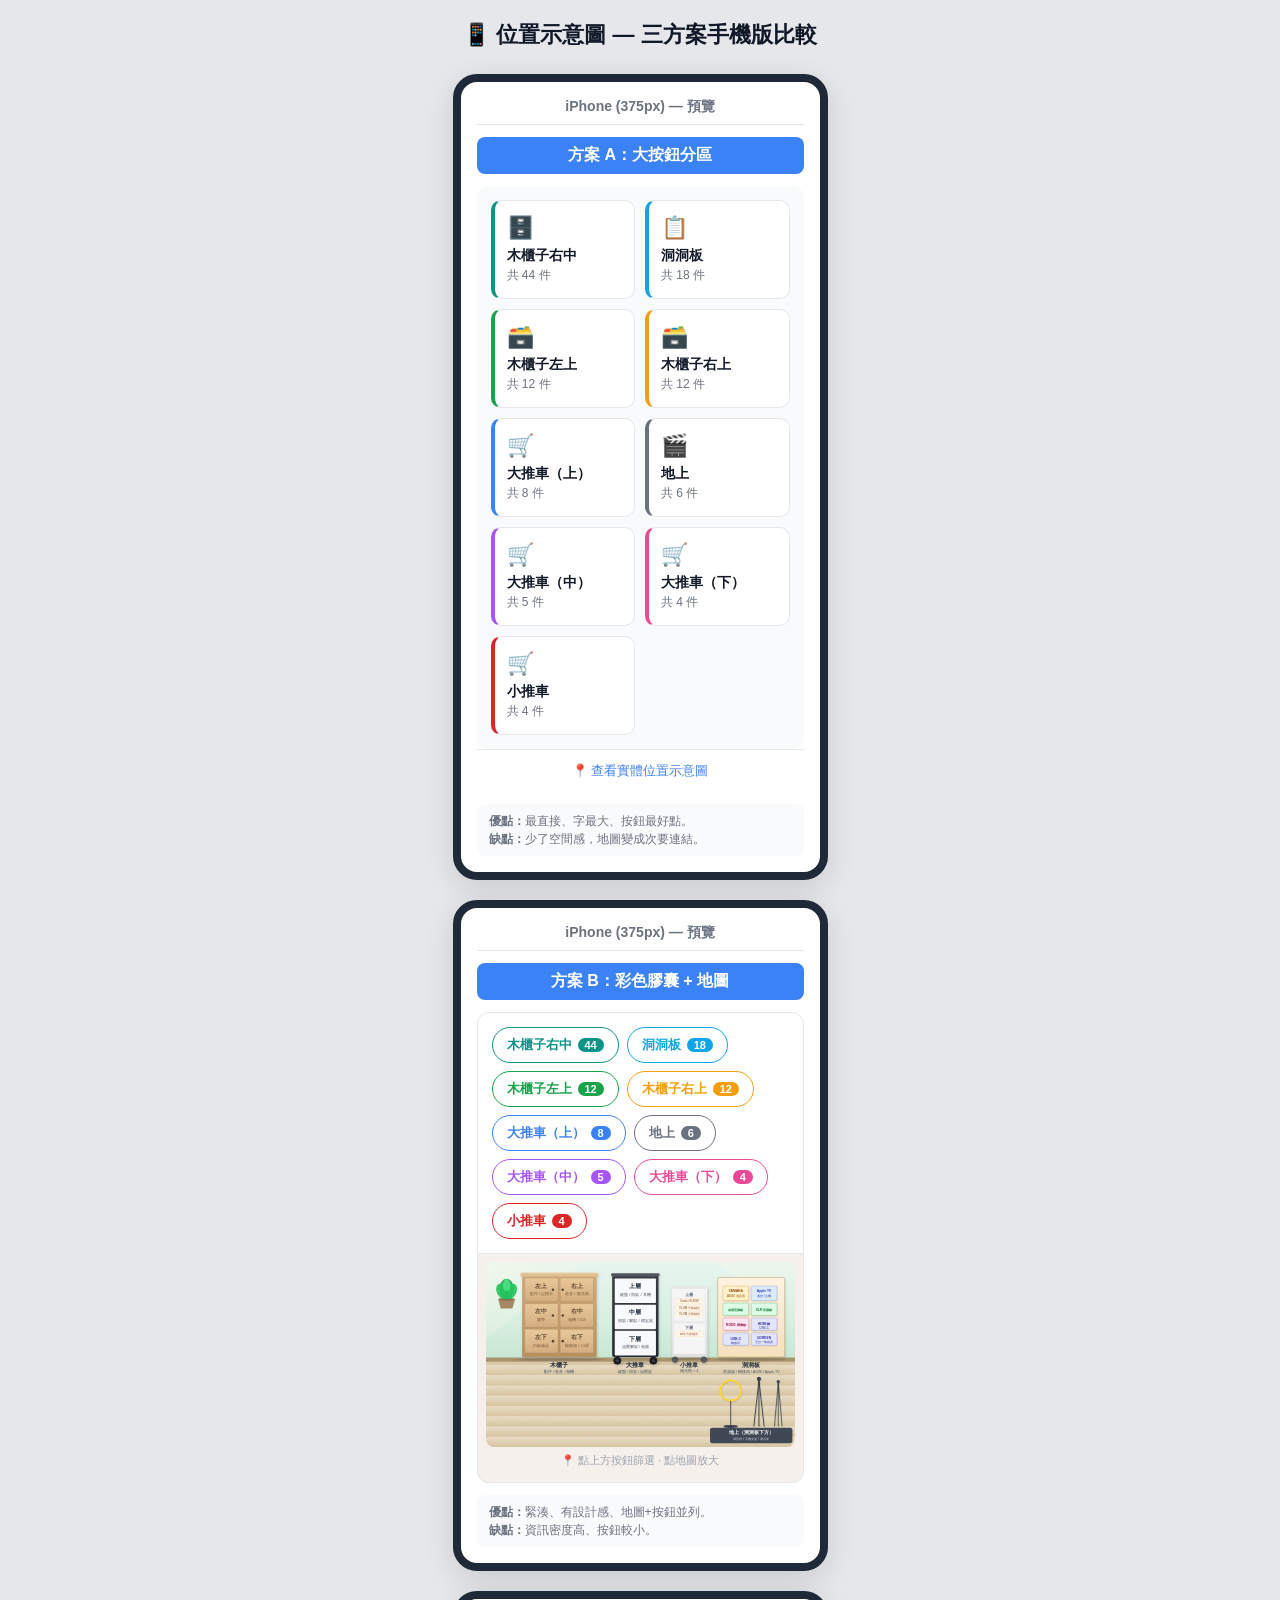
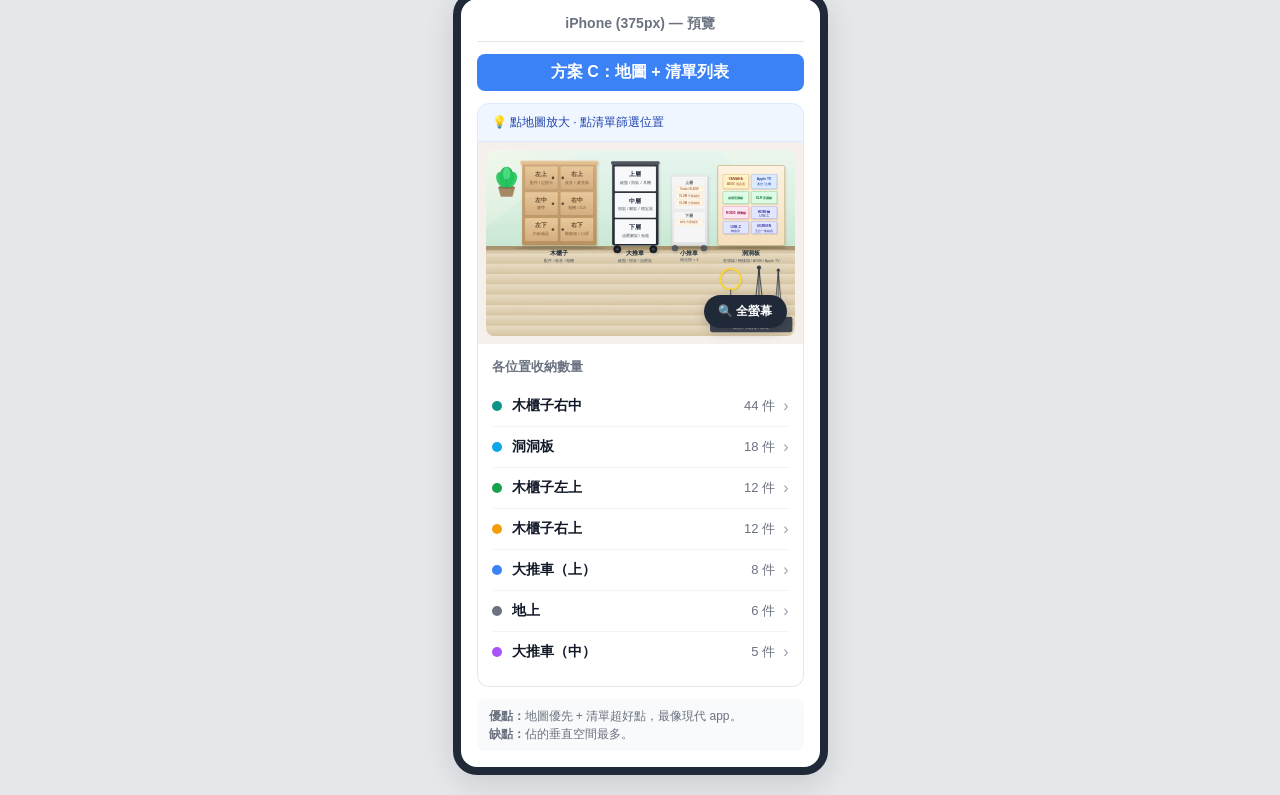
<file: mockups.html>
<!DOCTYPE html>
<html lang="zh-Hant">
<head>
<meta charset="UTF-8" />
<meta name="viewport" content="width=device-width, initial-scale=1.0" />
<title>位置示意圖 — 三方案比較</title>
<style>
  * { box-sizing: border-box; }
  body { margin: 0; font-family: -apple-system, 'PingFang TC', 'Noto Sans TC', sans-serif; background: #e5e7eb; padding: 20px; }
  h1 { text-align: center; margin: 0 0 24px 0; font-size: 22px; color: #111827; }
  .row { display: flex; gap: 20px; justify-content: center; flex-wrap: wrap; }
  .phone {
    width: 375px;
    background: white;
    border-radius: 24px;
    padding: 16px;
    box-shadow: 0 8px 30px rgba(0,0,0,0.12);
    border: 8px solid #1f2937;
  }
  .phone-header { font-size: 14px; font-weight: 700; color: #6b7280; text-align: center; padding-bottom: 8px; border-bottom: 1px solid #e5e7eb; margin-bottom: 12px; }
  h2 { background: #3b82f6; color: white; padding: 8px 14px; border-radius: 8px; margin: 0 0 12px 0; font-size: 16px; text-align: center; }
  .desc { font-size: 12px; color: #6b7280; line-height: 1.5; padding: 8px 12px; background: #f9fafb; border-radius: 8px; margin-top: 12px; }

  /* ===== A: 大按鈕分區 ===== */
  .a-grid { display:grid; grid-template-columns: 1fr 1fr; gap:10px; padding:14px; background:#f9fafb; border-radius:12px; }
  .a-zone { background:white; border:1px solid #e5e7eb; border-left:4px solid var(--c); border-radius:10px; padding:14px 12px; }
  .a-icon { font-size:22px; margin-bottom:6px; display:block; }
  .a-name { font-size:14px; font-weight:700; color:#111827; margin-bottom:2px; }
  .a-count { font-size:12px; color:#6b7280; }
  .a-link { text-align:center; padding:12px; border-top:1px solid #e5e7eb; background:#fff; font-size:13px; color:#3b82f6; border-radius: 0 0 12px 12px; }

  /* ===== B: 彩色膠囊 + 地圖 ===== */
  .b-zones { display:flex; flex-wrap:wrap; gap:8px; padding:14px; background:#fff; border:1px solid #e5e7eb; border-radius:12px 12px 0 0; }
  .b-pill { background:white; border:1.5px solid var(--c); color:var(--c); border-radius:999px; padding:8px 14px; font-size:13px; font-weight:600; display:inline-flex; align-items:center; cursor:pointer; }
  .b-pill .num { background:var(--c); color:white; padding:1px 7px; border-radius:999px; margin-left:6px; font-size:11px; font-weight:700; }
  .b-map { padding:8px; background:#f5f0eb; border:1px solid #e5e7eb; border-top:none; border-radius:0 0 12px 12px; }
  .b-map img { width:100%; height:auto; display:block; border-radius:8px; }
  .b-note { text-align:center; font-size:11px; color:#9ca3af; padding:6px; }

  /* ===== C: 地圖 + 清單 ===== */
  .c-banner { background:#eff6ff; border:1px solid #dbeafe; border-radius:12px 12px 0 0; padding:10px 14px; font-size:12px; color:#1e40af; }
  .c-mapbox { padding:8px; background:#f5f0eb; position:relative; border-left:1px solid #e5e7eb; border-right:1px solid #e5e7eb; }
  .c-mapbox img { width:100%; height:auto; display:block; border-radius:8px; }
  .c-fab { position:absolute; bottom:16px; right:16px; background:#1f2937; color:white; padding:8px 14px; border-radius:999px; font-size:12px; font-weight:600; box-shadow:0 4px 12px rgba(0,0,0,0.2); }
  .c-list { padding:14px; background:white; border:1px solid #e5e7eb; border-top:none; border-radius:0 0 12px 12px; }
  .c-list h3 { margin:0 0 10px 0; font-size:13px; color:#6b7280; font-weight:600; }
  .c-row { display:flex; align-items:center; padding:11px 0; border-bottom:1px solid #f3f4f6; cursor:pointer; }
  .c-row:last-child { border:none; }
  .c-dot { width:10px; height:10px; border-radius:50%; background:var(--c); margin-right:10px; flex-shrink:0; }
  .c-name { flex:1; font-size:14px; font-weight:600; color:#111827; }
  .c-num { font-size:13px; color:#6b7280; margin-right:8px; }
  .c-arrow { color:#9ca3af; }

  @media (max-width: 1280px) {
    .row { flex-direction: column; align-items: center; }
  }
</style>
</head>
<body>

<h1>📱 位置示意圖 — 三方案手機版比較</h1>

<div class="row">

  <!-- ===== A ===== -->
  <div class="phone">
    <div class="phone-header">iPhone (375px) — 預覽</div>
    <h2>方案 A：大按鈕分區</h2>
    <div class="a-grid">
      <div class="a-zone" style="--c:#0d9488"><span class="a-icon">🗄️</span><div class="a-name">木櫃子右中</div><div class="a-count">共 44 件</div></div>
      <div class="a-zone" style="--c:#0ea5e9"><span class="a-icon">📋</span><div class="a-name">洞洞板</div><div class="a-count">共 18 件</div></div>
      <div class="a-zone" style="--c:#16a34a"><span class="a-icon">🗃️</span><div class="a-name">木櫃子左上</div><div class="a-count">共 12 件</div></div>
      <div class="a-zone" style="--c:#f59e0b"><span class="a-icon">🗃️</span><div class="a-name">木櫃子右上</div><div class="a-count">共 12 件</div></div>
      <div class="a-zone" style="--c:#3b82f6"><span class="a-icon">🛒</span><div class="a-name">大推車（上）</div><div class="a-count">共 8 件</div></div>
      <div class="a-zone" style="--c:#6b7280"><span class="a-icon">🎬</span><div class="a-name">地上</div><div class="a-count">共 6 件</div></div>
      <div class="a-zone" style="--c:#a855f7"><span class="a-icon">🛒</span><div class="a-name">大推車（中）</div><div class="a-count">共 5 件</div></div>
      <div class="a-zone" style="--c:#ec4899"><span class="a-icon">🛒</span><div class="a-name">大推車（下）</div><div class="a-count">共 4 件</div></div>
      <div class="a-zone" style="--c:#dc2626"><span class="a-icon">🛒</span><div class="a-name">小推車</div><div class="a-count">共 4 件</div></div>
    </div>
    <div class="a-link">📍 查看實體位置示意圖</div>
    <div class="desc"><strong>優點：</strong>最直接、字最大、按鈕最好點。<br><strong>缺點：</strong>少了空間感，地圖變成次要連結。</div>
  </div>

  <!-- ===== B ===== -->
  <div class="phone">
    <div class="phone-header">iPhone (375px) — 預覽</div>
    <h2>方案 B：彩色膠囊 + 地圖</h2>
    <div class="b-zones">
      <button class="b-pill" style="--c:#0d9488">木櫃子右中<span class="num">44</span></button>
      <button class="b-pill" style="--c:#0ea5e9">洞洞板<span class="num">18</span></button>
      <button class="b-pill" style="--c:#16a34a">木櫃子左上<span class="num">12</span></button>
      <button class="b-pill" style="--c:#f59e0b">木櫃子右上<span class="num">12</span></button>
      <button class="b-pill" style="--c:#3b82f6">大推車（上）<span class="num">8</span></button>
      <button class="b-pill" style="--c:#6b7280">地上<span class="num">6</span></button>
      <button class="b-pill" style="--c:#a855f7">大推車（中）<span class="num">5</span></button>
      <button class="b-pill" style="--c:#ec4899">大推車（下）<span class="num">4</span></button>
      <button class="b-pill" style="--c:#dc2626">小推車<span class="num">4</span></button>
    </div>
    <div class="b-map">
      <img src="./location-map.svg" alt="位置示意圖" />
      <div class="b-note">📍 點上方按鈕篩選 · 點地圖放大</div>
    </div>
    <div class="desc"><strong>優點：</strong>緊湊、有設計感、地圖+按鈕並列。<br><strong>缺點：</strong>資訊密度高、按鈕較小。</div>
  </div>

  <!-- ===== C ===== -->
  <div class="phone">
    <div class="phone-header">iPhone (375px) — 預覽</div>
    <h2>方案 C：地圖 + 清單列表</h2>
    <div class="c-banner">💡 點地圖放大 · 點清單篩選位置</div>
    <div class="c-mapbox">
      <img src="./location-map.svg" alt="位置示意圖" />
      <div class="c-fab">🔍 全螢幕</div>
    </div>
    <div class="c-list">
      <h3>各位置收納數量</h3>
      <div class="c-row" style="--c:#0d9488"><div class="c-dot"></div><div class="c-name">木櫃子右中</div><div class="c-num">44 件</div><div class="c-arrow">›</div></div>
      <div class="c-row" style="--c:#0ea5e9"><div class="c-dot"></div><div class="c-name">洞洞板</div><div class="c-num">18 件</div><div class="c-arrow">›</div></div>
      <div class="c-row" style="--c:#16a34a"><div class="c-dot"></div><div class="c-name">木櫃子左上</div><div class="c-num">12 件</div><div class="c-arrow">›</div></div>
      <div class="c-row" style="--c:#f59e0b"><div class="c-dot"></div><div class="c-name">木櫃子右上</div><div class="c-num">12 件</div><div class="c-arrow">›</div></div>
      <div class="c-row" style="--c:#3b82f6"><div class="c-dot"></div><div class="c-name">大推車（上）</div><div class="c-num">8 件</div><div class="c-arrow">›</div></div>
      <div class="c-row" style="--c:#6b7280"><div class="c-dot"></div><div class="c-name">地上</div><div class="c-num">6 件</div><div class="c-arrow">›</div></div>
      <div class="c-row" style="--c:#a855f7"><div class="c-dot"></div><div class="c-name">大推車（中）</div><div class="c-num">5 件</div><div class="c-arrow">›</div></div>
    </div>
    <div class="desc"><strong>優點：</strong>地圖優先 + 清單超好點，最像現代 app。<br><strong>缺點：</strong>佔的垂直空間最多。</div>
  </div>

</div>

</body>
</html>
</file>
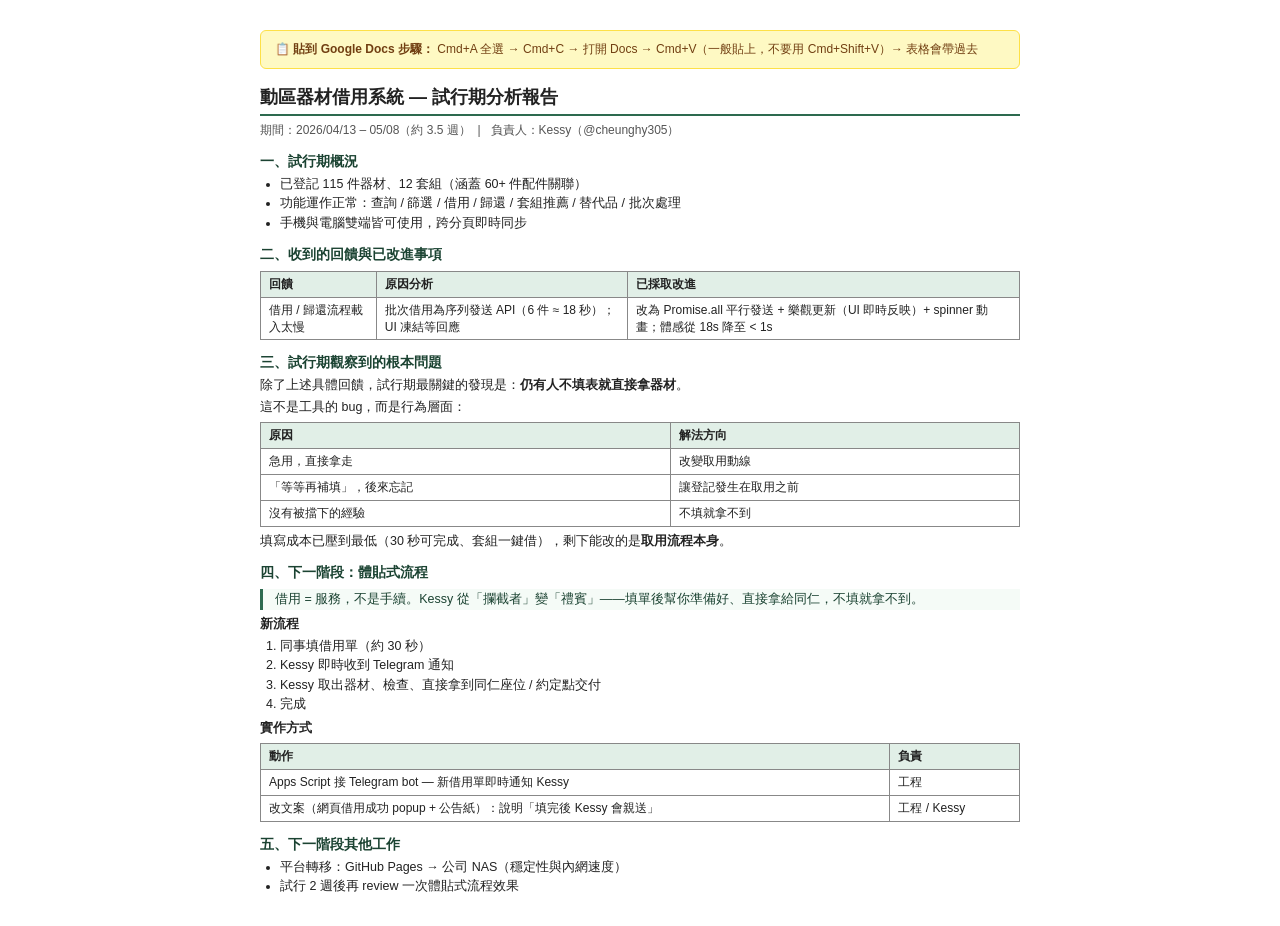
<file: report.html>
<!DOCTYPE html>
<html lang="zh-Hant">
<head>
<meta charset="UTF-8">
<title>動區器材借用系統 — 試行期分析報告</title>
<style>
  @page { size: A4; margin: 18mm; }
  body { font-family: 'Helvetica Neue', Arial, 'PingFang TC', sans-serif; max-width: 760px; margin: 30px auto; padding: 0 24px; color: #222; line-height: 1.4; font-size: 12.5px; }
  h1 { font-size: 18px; border-bottom: 2px solid #2d6a4f; padding-bottom: 4px; margin: 0 0 6px; }
  h2 { font-size: 13.5px; color: #1b4332; margin: 14px 0 4px; }
  table { border-collapse: collapse; width: 100%; margin: 6px 0; font-size: 12px; }
  th, td { border: 1px solid #888; padding: 4px 8px; text-align: left; vertical-align: top; }
  th { background: #e1efe7; font-weight: 700; }
  ul, ol { margin: 4px 0 6px 20px; padding: 0; }
  li { margin-bottom: 2px; }
  p { margin: 4px 0; }
  .meta { color: #555; margin-bottom: 12px; font-size: 12px; }
  hr { border: none; border-top: 1px solid #ccc; margin: 10px 0; }
  blockquote { border-left: 3px solid #2d6a4f; margin: 6px 0; padding: 2px 12px; background: #f5fbf7; color: #1b4332; font-size: 12.5px; }
  .instructions {
    background: #fef9c3; border: 1px solid #fde047; padding: 10px 14px;
    border-radius: 6px; margin: 16px 0; font-size: 12px; color: #713f12;
  }
  @media print { .instructions { display: none; } body { margin: 0; padding: 0; } }
</style>
</head>
<body>

<div class="instructions">
  <strong>📋 貼到 Google Docs 步驟：</strong>
  Cmd+A 全選 → Cmd+C → 打開 Docs → Cmd+V（一般貼上，不要用 Cmd+Shift+V）→ 表格會帶過去
</div>

<h1>動區器材借用系統 — 試行期分析報告</h1>

<p class="meta">期間：2026/04/13 – 05/08（約 3.5 週）&nbsp; | &nbsp; 負責人：Kessy（@cheunghy305）</p>

<h2>一、試行期概況</h2>
<ul>
  <li>已登記 115 件器材、12 套組（涵蓋 60+ 件配件關聯）</li>
  <li>功能運作正常：查詢 / 篩選 / 借用 / 歸還 / 套組推薦 / 替代品 / 批次處理</li>
  <li>手機與電腦雙端皆可使用，跨分頁即時同步</li>
</ul>

<h2>二、收到的回饋與已改進事項</h2>

<table>
  <thead>
    <tr><th>回饋</th><th>原因分析</th><th>已採取改進</th></tr>
  </thead>
  <tbody>
    <tr>
      <td>借用 / 歸還流程載入太慢</td>
      <td>批次借用為序列發送 API（6 件 ≈ 18 秒）；UI 凍結等回應</td>
      <td>改為 Promise.all 平行發送 + 樂觀更新（UI 即時反映）+ spinner 動畫；體感從 18s 降至 &lt; 1s</td>
    </tr>
  </tbody>
</table>

<h2>三、試行期觀察到的根本問題</h2>

<p>除了上述具體回饋，試行期最關鍵的發現是：<strong>仍有人不填表就直接拿器材</strong>。</p>

<p>這不是工具的 bug，而是行為層面：</p>

<table>
  <thead>
    <tr><th>原因</th><th>解法方向</th></tr>
  </thead>
  <tbody>
    <tr><td>急用，直接拿走</td><td>改變取用動線</td></tr>
    <tr><td>「等等再補填」，後來忘記</td><td>讓登記發生在取用之前</td></tr>
    <tr><td>沒有被擋下的經驗</td><td>不填就拿不到</td></tr>
  </tbody>
</table>

<p>填寫成本已壓到最低（30 秒可完成、套組一鍵借），剩下能改的是<strong>取用流程本身</strong>。</p>

<h2>四、下一階段：體貼式流程</h2>

<blockquote>借用 = 服務，不是手續。Kessy 從「攔截者」變「禮賓」——填單後幫你準備好、直接拿給同仁，不填就拿不到。</blockquote>

<p><strong>新流程</strong></p>
<ol>
  <li>同事填借用單（約 30 秒）</li>
  <li>Kessy 即時收到 Telegram 通知</li>
  <li>Kessy 取出器材、檢查、直接拿到同仁座位 / 約定點交付</li>
  <li>完成</li>
</ol>

<p><strong>實作方式</strong></p>
<table>
  <thead>
    <tr><th>動作</th><th>負責</th></tr>
  </thead>
  <tbody>
    <tr><td>Apps Script 接 Telegram bot — 新借用單即時通知 Kessy</td><td>工程</td></tr>
    <tr><td>改文案（網頁借用成功 popup + 公告紙）：說明「填完後 Kessy 會親送」</td><td>工程 / Kessy</td></tr>
  </tbody>
</table>

<h2>五、下一階段其他工作</h2>
<ul>
  <li>平台轉移：GitHub Pages → 公司 NAS（穩定性與內網速度）</li>
  <li>試行 2 週後再 review 一次體貼式流程效果</li>
</ul>

</body>
</html>
</file>
